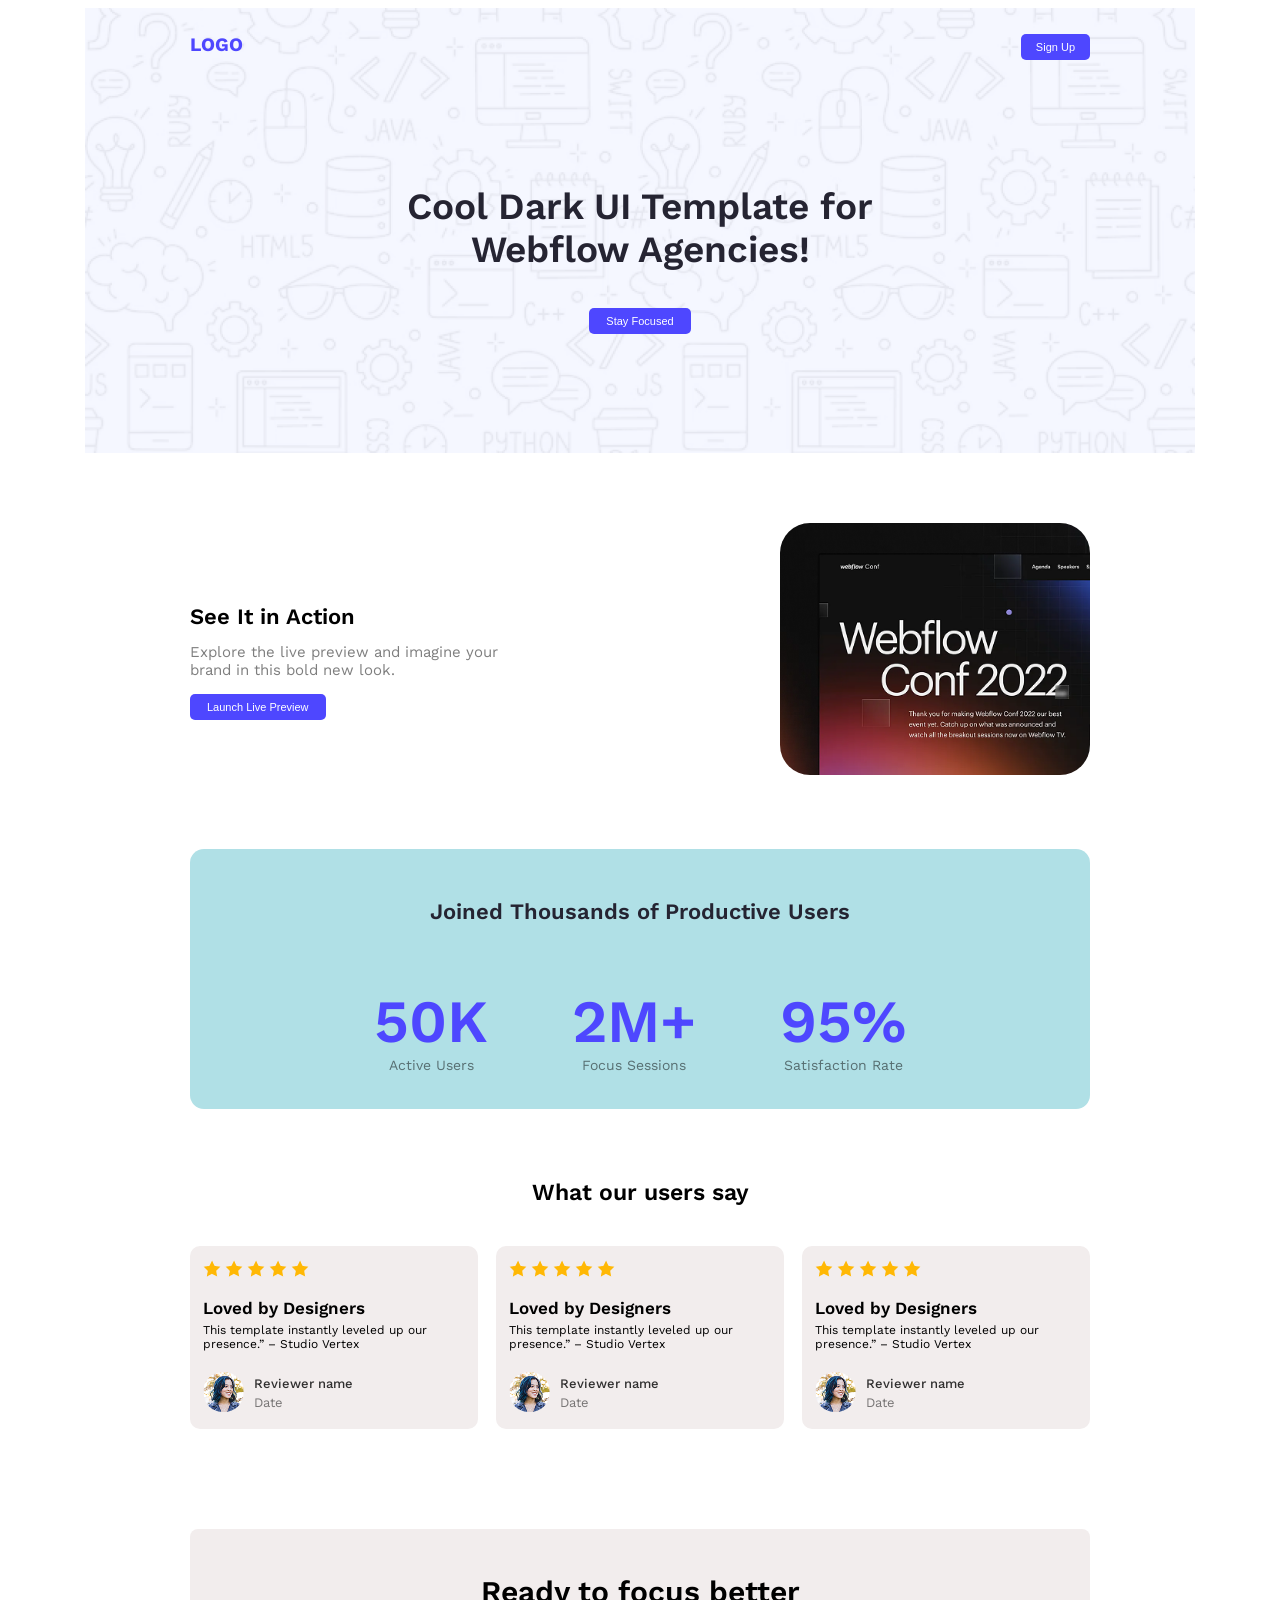
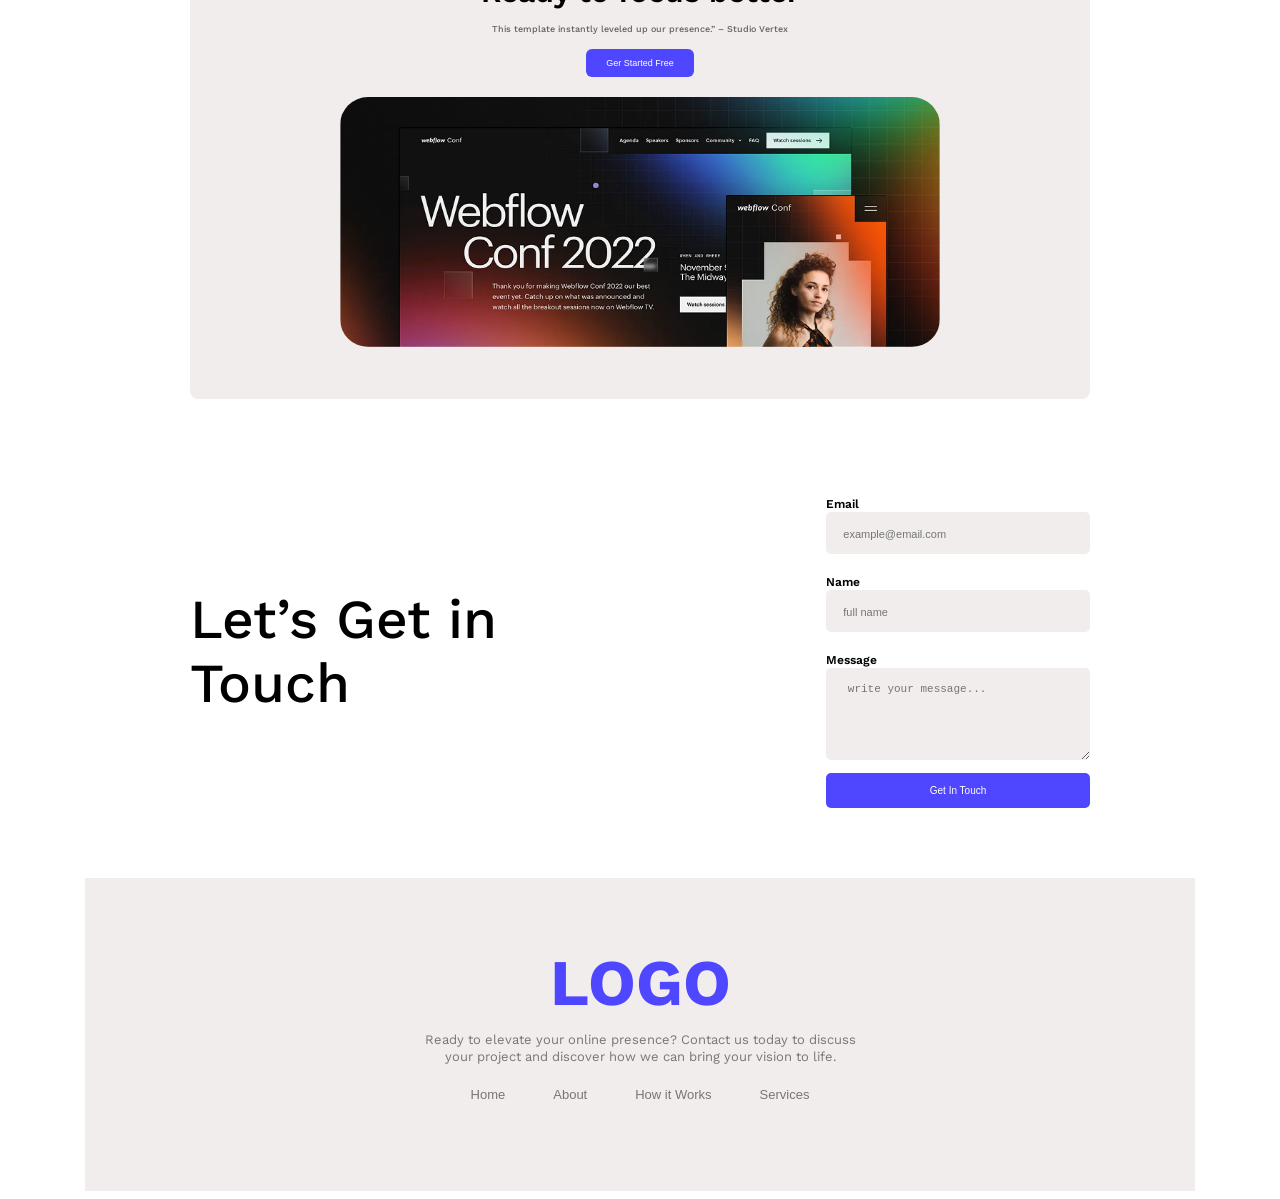
<file: webpage.html>
<!doctype html>
<html lang="en">
    <head>
        <meta charset="UTF-8" />
        <meta name="viewport" content="width=device-width, initial-scale=1.0" />
        <title>web page design</title>
        <link rel="stylesheet" href="styles/webpage.css" />
    </head>
    <body>
        <header>
            <div id="head">
                <div>
                    <p class="logo-style">LOGO</p>
                </div>
                <div>
                    <button class="button-style">Sign Up</button>
                </div>
            </div>
            <div class="head2">
                <div>
                    <p class="head2-title">
                        Cool Dark UI Template for Webflow Agencies!
                    </p>
                </div>
                <div>
                    <button class="head2-button-style">Stay Focused</button>
                </div>
            </div>
        </header>
        <main>
            <section id="card-one">
                <div class="card-design">
                    <div class="card-style1">
                        <h3 class="card-design-title">See It in Action</h3>
                        <p class="card-design-description">
                            Explore the live preview and imagine your brand in
                            this bold new look.
                        </p>
                        <button class="card-design-button">
                            Launch Live Preview
                        </button>
                    </div>
                    <div class="card-style2">
                        <img src="images/wc-mini.png" alt="" />
                    </div>
                </div>
            </section>
            <section id="single-card">
                <p class="single-card-title">
                    Joined Thousands of Productive Users
                </p>
                <div class="single-card-container">
                    <div class="container-box">
                        <p class="single-card-box">50K</p>
                        <p class="container-title">Active Users</p>
                    </div>
                    <div class="container-box">
                        <p class="single-card-box">2M+</p>
                        <p class="container-title">Focus Sessions</p>
                    </div>
                    <div class="container-box">
                        <p class="single-card-box">95%</p>
                        <p class="container-title">Satisfaction Rate</p>
                    </div>
                </div>
            </section>
            <section id="card-two">
                <p class="card-two-title">What our users say</p>
                <div class="new-card-show">
                    <div class="card-two-container">
                        <img src="images/icon-star.png" alt="" />
                        <img src="images/icon-star.png" alt="" />
                        <img src="images/icon-star.png" alt="" />
                        <img src="images/icon-star.png" alt="" />
                        <img src="images/icon-star.png" alt="" />
                        <p class="card-two-subtitle">Loved by Designers</p>
                        <p class="card-two-description">
                            This template instantly leveled up our presence.” –
                            Studio Vertex
                        </p>
                        <div class="image-icon">
                            <div class="image-icon-set">
                                <img src="images/avatar.png" alt="" />
                            </div>
                            <div class="image-icon-info">
                                <p class="owner-name">Reviewer name</p>
                                <p class="time">Date</p>
                            </div>
                        </div>
                    </div>
                    <div class="card-two-container">
                        <img src="images/icon-star.png" alt="" />
                        <img src="images/icon-star.png" alt="" />
                        <img src="images/icon-star.png" alt="" />
                        <img src="images/icon-star.png" alt="" />
                        <img src="images/icon-star.png" alt="" />
                        <p class="card-two-subtitle">Loved by Designers</p>
                        <p class="card-two-description">
                            This template instantly leveled up our presence.” –
                            Studio Vertex
                        </p>
                        <div class="image-icon">
                            <div class="image-icon-set">
                                <img src="images/avatar.png" alt="" />
                            </div>
                            <div class="image-icon-info">
                                <p class="owner-name">Reviewer name</p>
                                <p class="time">Date</p>
                            </div>
                        </div>
                    </div>
                    <div class="card-two-container">
                        <img src="images/icon-star.png" alt="" />
                        <img src="images/icon-star.png" alt="" />
                        <img src="images/icon-star.png" alt="" />
                        <img src="images/icon-star.png" alt="" />
                        <img src="images/icon-star.png" alt="" />
                        <p class="card-two-subtitle">Loved by Designers</p>
                        <p class="card-two-description">
                            This template instantly leveled up our presence.” –
                            Studio Vertex
                        </p>
                        <div class="image-icon">
                            <div class="image-icon-set">
                                <img src="images/avatar.png" alt="" />
                            </div>
                            <div class="image-icon-info">
                                <p class="owner-name">Reviewer name</p>
                                <p class="time">Date</p>
                            </div>
                        </div>
                    </div>
                </div>
            </section>
            <section id="card-three">
                <div>
                    <h2 class="card-three-title">Ready to focus better</h2>
                    <p class="card-three-description">
                        This template instantly leveled up our presence.” –
                        Studio Vertex
                    </p>
                    <div class="card-three-btn">
                        <button class="three-btn">Ger Started Free</button>
                    </div>
                    <div class="card-three-image">
                        <img src="images/wc-big.png" alt="" />
                    </div>
                </div>
            </section>
            <section id="form-card">
                <div class="form-card-container">
                    <div class="form-card-titled">
                        <h1 class="form-card-title">Let’s Get in Touch</h1>
                    </div>
                    <div>
                        <form action="">
                            <label for="">Email</label><br />
                            <input
                                type="email"
                                name="email"
                                id=""
                                placeholder="     example@email.com"
                            />
                            <br />
                            <br />
                            <label for="">Name</label><br />
                            <input
                                type="text"
                                name=""
                                id=""
                                placeholder="     full name"
                            />
                            <br />
                            <br />
                            <label for="">Message</label><br />
                            <textarea
                                class="card-form-message"
                                name=""
                                id=""
                                cols="30"
                                rows="10"
                                placeholder="   write your message..."
                            ></textarea>
                            <br />

                            <div class="form-button">
                                <button class="form-card-btn">
                                    Get In Touch
                                </button>
                            </div>
                        </form>
                    </div>
                </div>
            </section>
        </main>
        <footer>
            <div>
                <h1 class="footer-title">LOGO</h1>
                <p class="footer-description">
                    Ready to elevate your online presence? Contact us today to
                    discuss your project and discover how we can bring your
                    vision to life.
                </p>
                <div class="footer-list">
                    <div>
                        <p>Home</p>
                    </div>
                    <div>
                        <p>About</p>
                    </div>
                    <div>
                        <p>How it Works</p>
                    </div>
                    <div>
                        <p>Services</p>
                    </div>
                </div>
            </div>
        </footer>
    </body>
</html>
</file>
<file: styles/webpage.css>
@import url("https://fonts.googleapis.com/css2?family=Work+Sans:ital,wght@0,100..900;1,100..900&display=swap");
/* header-style */
header {
    background-image: url("../images/Hero-bg.png");
    background-size: cover;
    height: 445px;
    width: 1110px;
    margin: auto;
    margin-bottom: 70px;
}
#head {
    display: flex;
    align-items: baseline;
    justify-content: space-between;
    width: 900px;
    margin: auto;
}
.logo-style {
    font-family: "work sans", sans-serif;
    font-size: 19px;
    font-weight: bold;
    color: #4e47ff;
    margin-top: 25px;
}
.button-style {
    color: #ffffff;
    background-color: #4e47ff;
    border: none;
    padding: 7px 15px 7px 15px;
    font-size: 11px;
    border-radius: 5px;
    margin-top: 25px;
}
.head2 {
    display: flex;
    flex-direction: column;
    justify-content: center;
    align-items: center;
}
.head2-title {
    font-family: "work sans", sans-serif;
    font-size: 37px;
    font-weight: 600;
    color: #252432;
    width: 500px;
    text-align: center;
    margin-top: 110px;
}
.head2-button-style {
    color: #ffffff;
    background-color: #4e47ff;
    border: none;
    padding: 7px 17px 7px 17px;
    font-size: 11px;
    border-radius: 5px;
}
main {
    width: 900px;
    margin: auto;
}
#card-one {
    margin-bottom: 70px;
}
.card-design {
    display: flex;
    justify-content: space-between;
    align-items: center;
}
.card-design-title {
    font-family: "work sans", sans-serif;
    font-size: 22px;
    font-weight: 600;
    margin-bottom: 0px;
}
.card-design-description {
    font-family: "work sans", sans-serif;
    width: 350px;
    opacity: 0.5;
    font-size: 15px;
    margin-top: 14px;
}
.card-design-button {
    color: #ffffff;
    background-color: #4e47ff;
    border: none;
    padding: 7px 17px 7px 17px;
    font-size: 11px;
    border-radius: 5px;
}
.card-style2 img {
    width: 310px;
    height: auto;
    border-radius: 30px;
}
/* single-card-style */
#single-card {
    background-color: powderblue;
    border-radius: 14px;
    height: 260px;
    margin-bottom: 70px;
}
.single-card-container {
    display: flex;
    justify-content: space-evenly;
    width: 700px;
    margin: auto;
}
.single-card-title {
    font-family: "work sans", sans-serif;
    font-size: 22px;
    font-weight: 600;
    color: #252432;
    text-align: center;
    margin-bottom: 2px;
    padding-top: 50px;
}
.single-card-box {
    font-family: "work sans", sans-serif;
    font-size: 60px;
    font-weight: 600;
    color: #4e47ff;
    margin-bottom: 0px;
}
.container-title {
    margin-top: 0px;
    text-align: center;
    font-family: "work sans", sans-serif;
    font-size: 14px;
    opacity: 0.5;
}
.container-box {
    margin-top: 0px;
    padding-bottom: 55px;
}
/* card-two-style */
#card-two {
    margin-bottom: 100px;
}
.card-two-container {
    background-color: #f2eded;
    width: 275px;
    height: 160px;
    border-radius: 10px;
    padding: 14px 0px 9px 13px;
}
.card-two-title {
    font-family: "work sans", sans-serif;
    font-size: 23px;
    font-weight: 600;
    text-align: center;
    margin-bottom: 40px;
}
.card-two-subtitle {
    font-family: "work sans", sans-serif;
    font-size: 17px;
    font-weight: 600;
    margin-bottom: 3px;
}
.card-two-description {
    font-family: "work sans", sans-serif;
    font-size: 12px;
    width: 230px;
    margin-top: 5px;
}
.image-icon-set img {
    border-radius: 100px;
    margin-top: 9px;
}
.image-icon {
    display: flex;
    gap: 10px;
}
.owner-name {
    font-family: "work sans", sans-serif;
    font-size: 13px;
    font-weight: 500;
    opacity: 0.8;
    margin-bottom: 0px;
}
.time {
    font-family: "work sans", sans-serif;
    font-size: 13px;
    opacity: 0.5;
    margin-top: 4px;
}
.new-card-show {
    display: flex;
    justify-content: space-between;
}
/* card-three-style */
#card-three {
    background-color: #f2eded;
    margin-bottom: 95px;
    height: 450px;
    padding-top: 20px;
    border-radius: 8px;
}
.card-three-title {
    text-align: center;
    font-family: "work sans", sans-serif;
    font-size: 30px;
    font-weight: 600;
    margin-bottom: 15px;
}
.card-three-description {
    text-align: center;
    font-family: "work sans", sans-serif;
    font-size: 9px;
    font-weight: 500;
    margin-top: 0px;
    opacity: 0.6;
}
.card-three-btn {
    display: flex;
    justify-content: center;
    align-items: center;
    margin-top: 15px;
    margin-bottom: 20px;
}
.three-btn {
    color: #ffffff;
    background-color: #4e47ff;
    border: none;
    padding: 9px 20px 9px 20px;
    font-size: 9px;
    border-radius: 6px;
}
.card-three-image img {
    width: 600px;
    height: 250px;
    border-radius: 28px;
}
.card-three-image {
    display: flex;
    justify-content: center;
    align-items: center;
}
/* form-card-style */
#form-card {
    margin-bottom: 70px;
}
.form-card-container {
    display: flex;
    justify-content: space-between;
}
.form-card-titled {
    display: flex;
    align-items: center;
}
.form-card-title {
    font-family: "work sans", sans-serif;
    font-size: 55px;
    font-weight: 500;
    width: 400px;
}
label {
    font-family: "work sans", sans-serif;
    font-size: 12px;
    font-weight: 600;
}

::placeholder {
    font-size: 11px;
}
input[type="text"],
input[type="email"],
textarea {
    height: 40px;
    width: 260px;
    background-color: #f2eded;
    border: none;
    border-radius: 5px;
}
.card-form-message {
    height: 75px;
    padding-top: 15px;
    background-color: #f2eded;
    border: none;
}
.form-button {
    margin-top: 9px;
}
.form-card-btn {
    width: 264px;
    height: 35px;
    font-size: 10px;
    color: #ffffff;
    background-color: #4e47ff;
    border: none;
    border-radius: 5px;
}
/* footer-style */
footer {
    background-color: #f2eded;
    width: 1110px;
    height: 290px;
    margin: auto;
    padding-top: 23px;
}
.footer-title {
    font-family: "work sans", sans-serif;
    font-size: 65px;
    text-align: center;
    font-weight: 700;
    color: #4e47ff;
    margin-bottom: 10px;
}
.footer-description {
    font-family: "work sans", sans-serif;
    font-size: 13px;
    text-align: center;
    width: 450px;
    margin: auto;
    opacity: 0.5;
    line-height: 17px;
    margin-bottom: 9px;
}
.footer-list {
    display: flex;
    justify-content: center;
    font-family: "work-sans", sans-serif;
    font-size: 13px;
    opacity: 0.5;
    gap: 48px;
}
</file>
